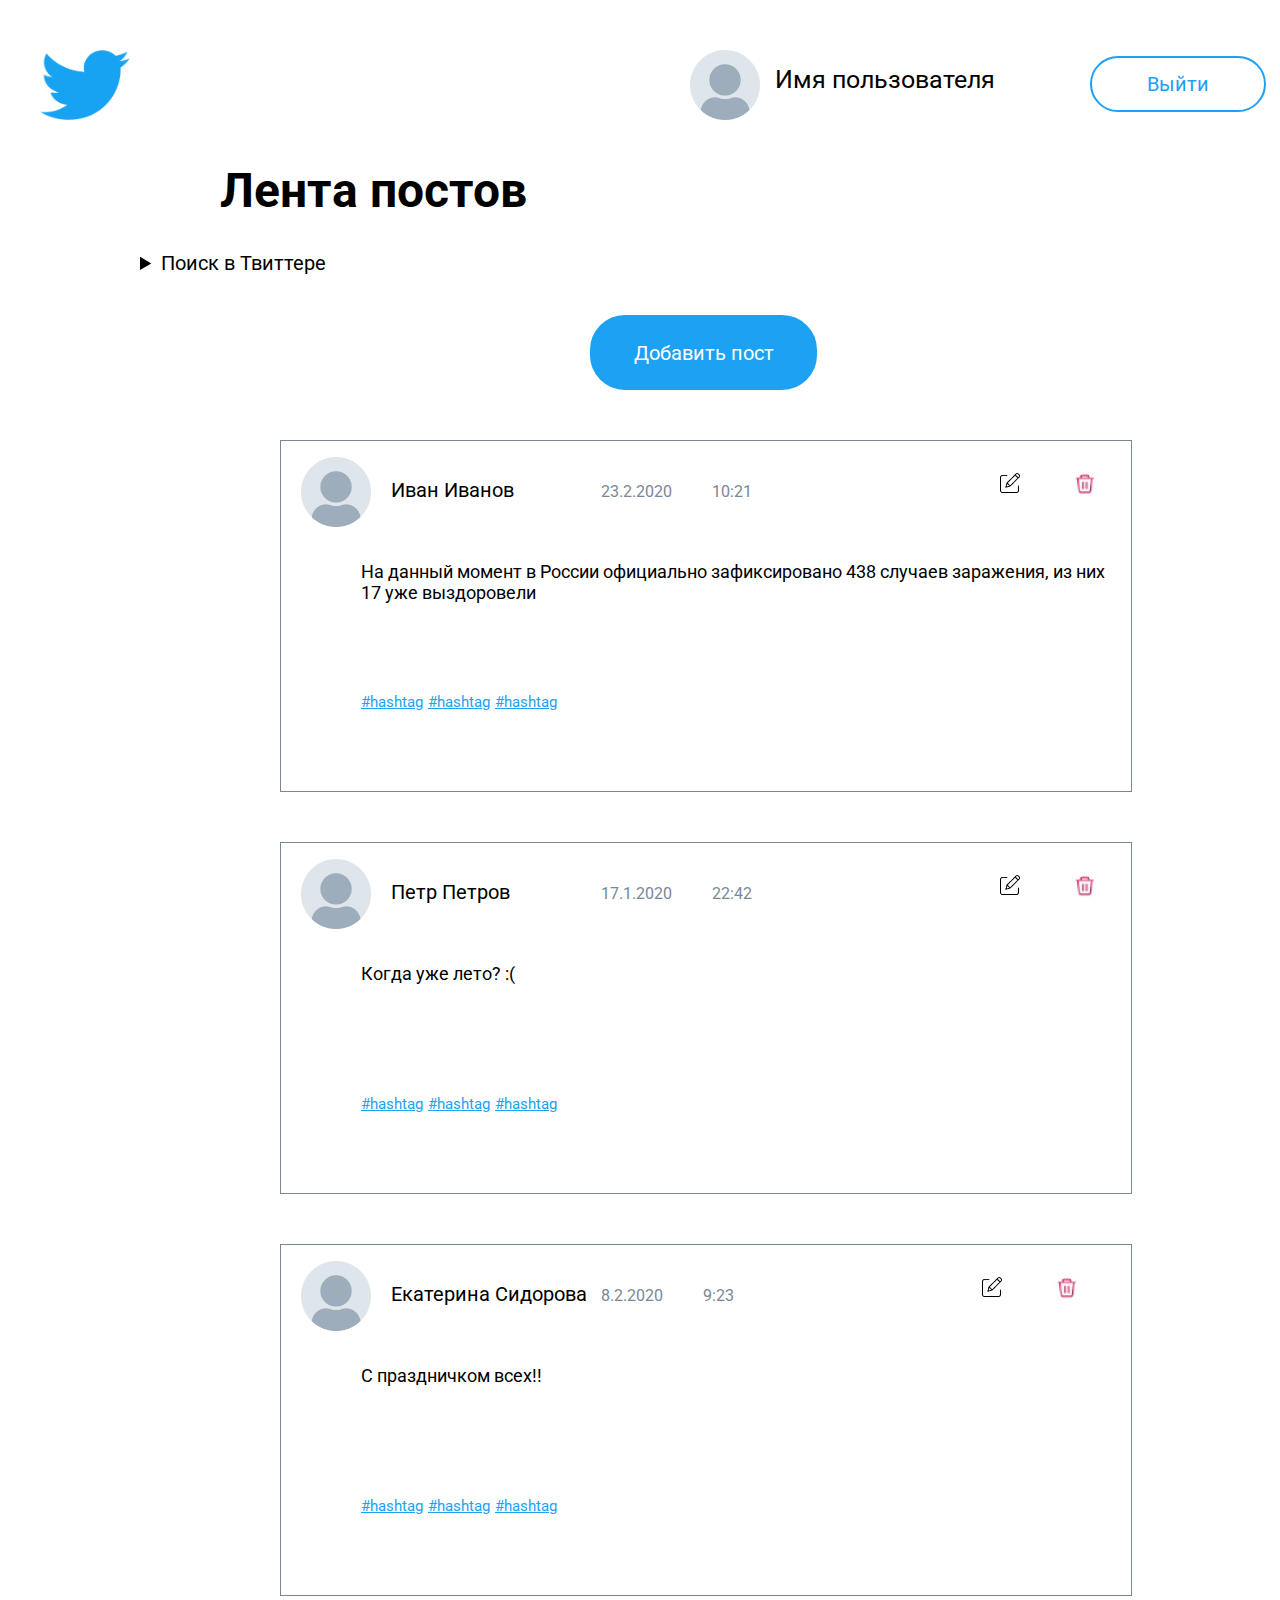
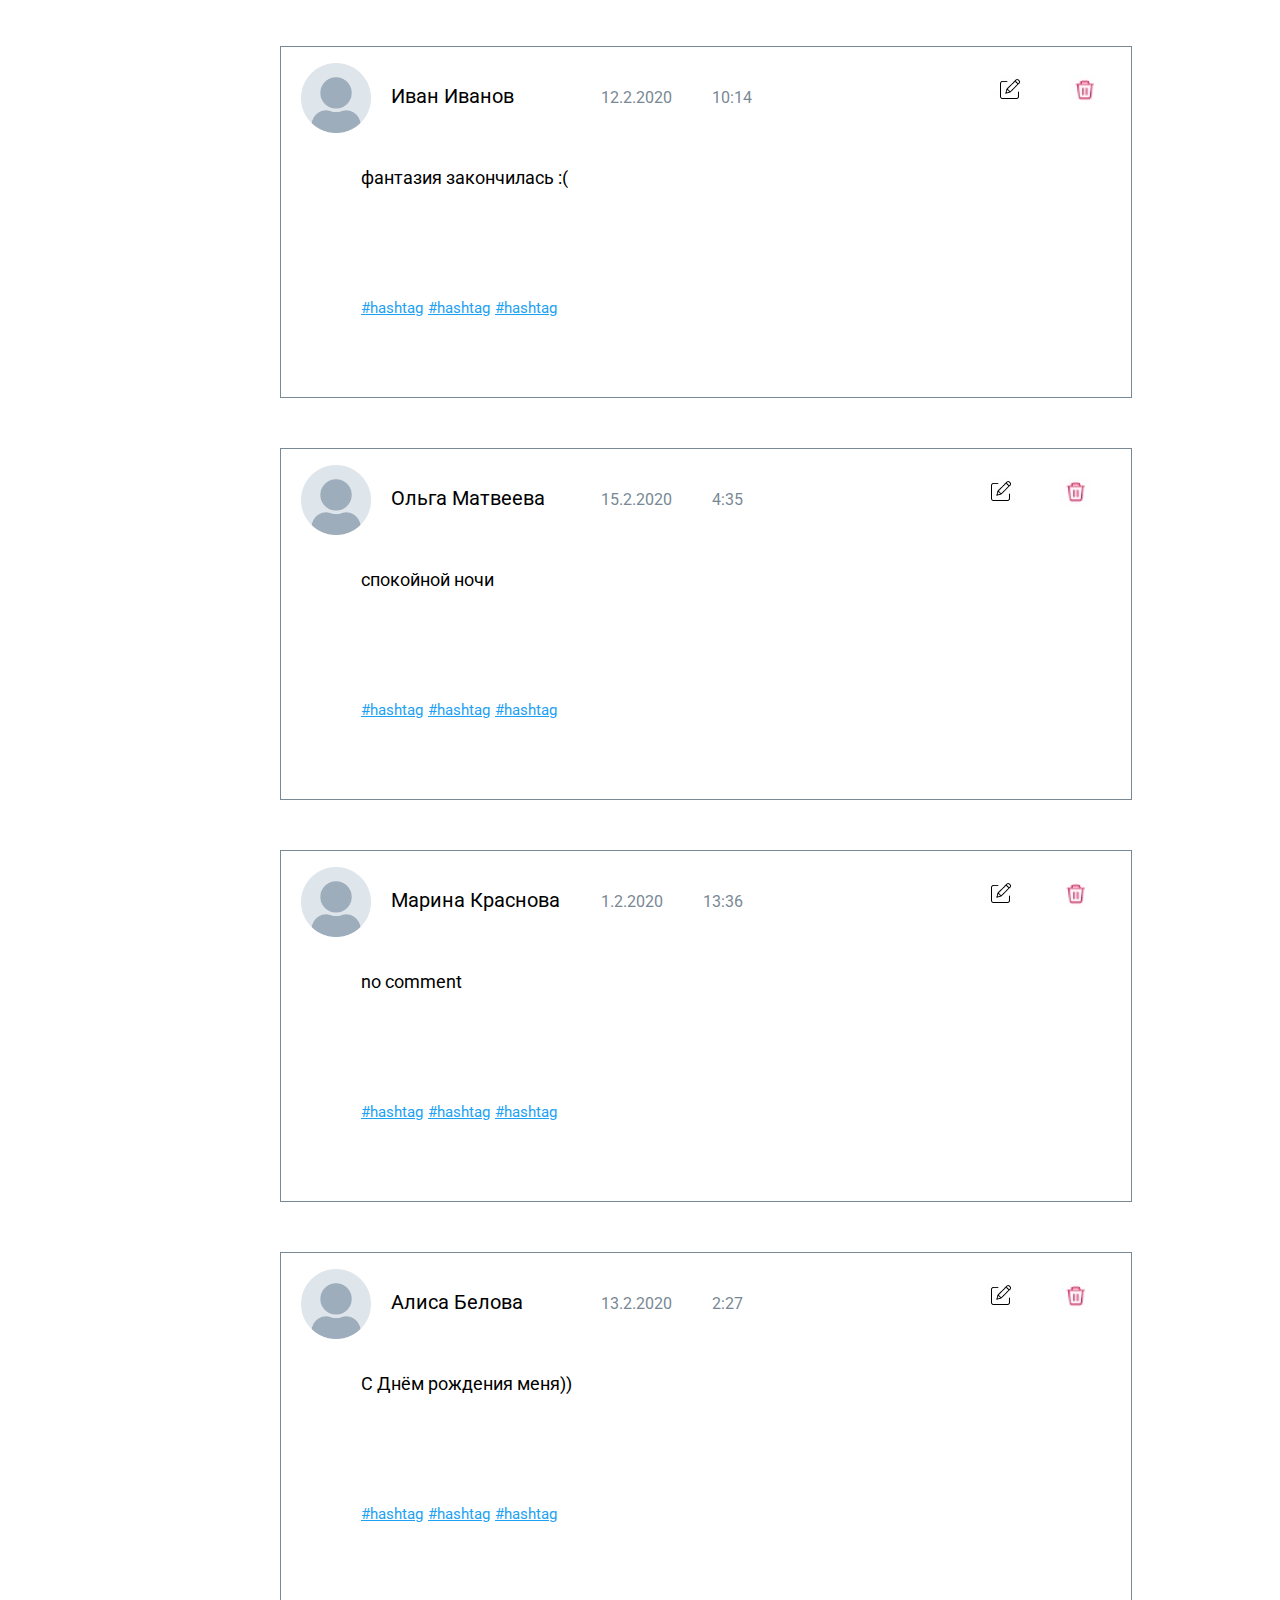
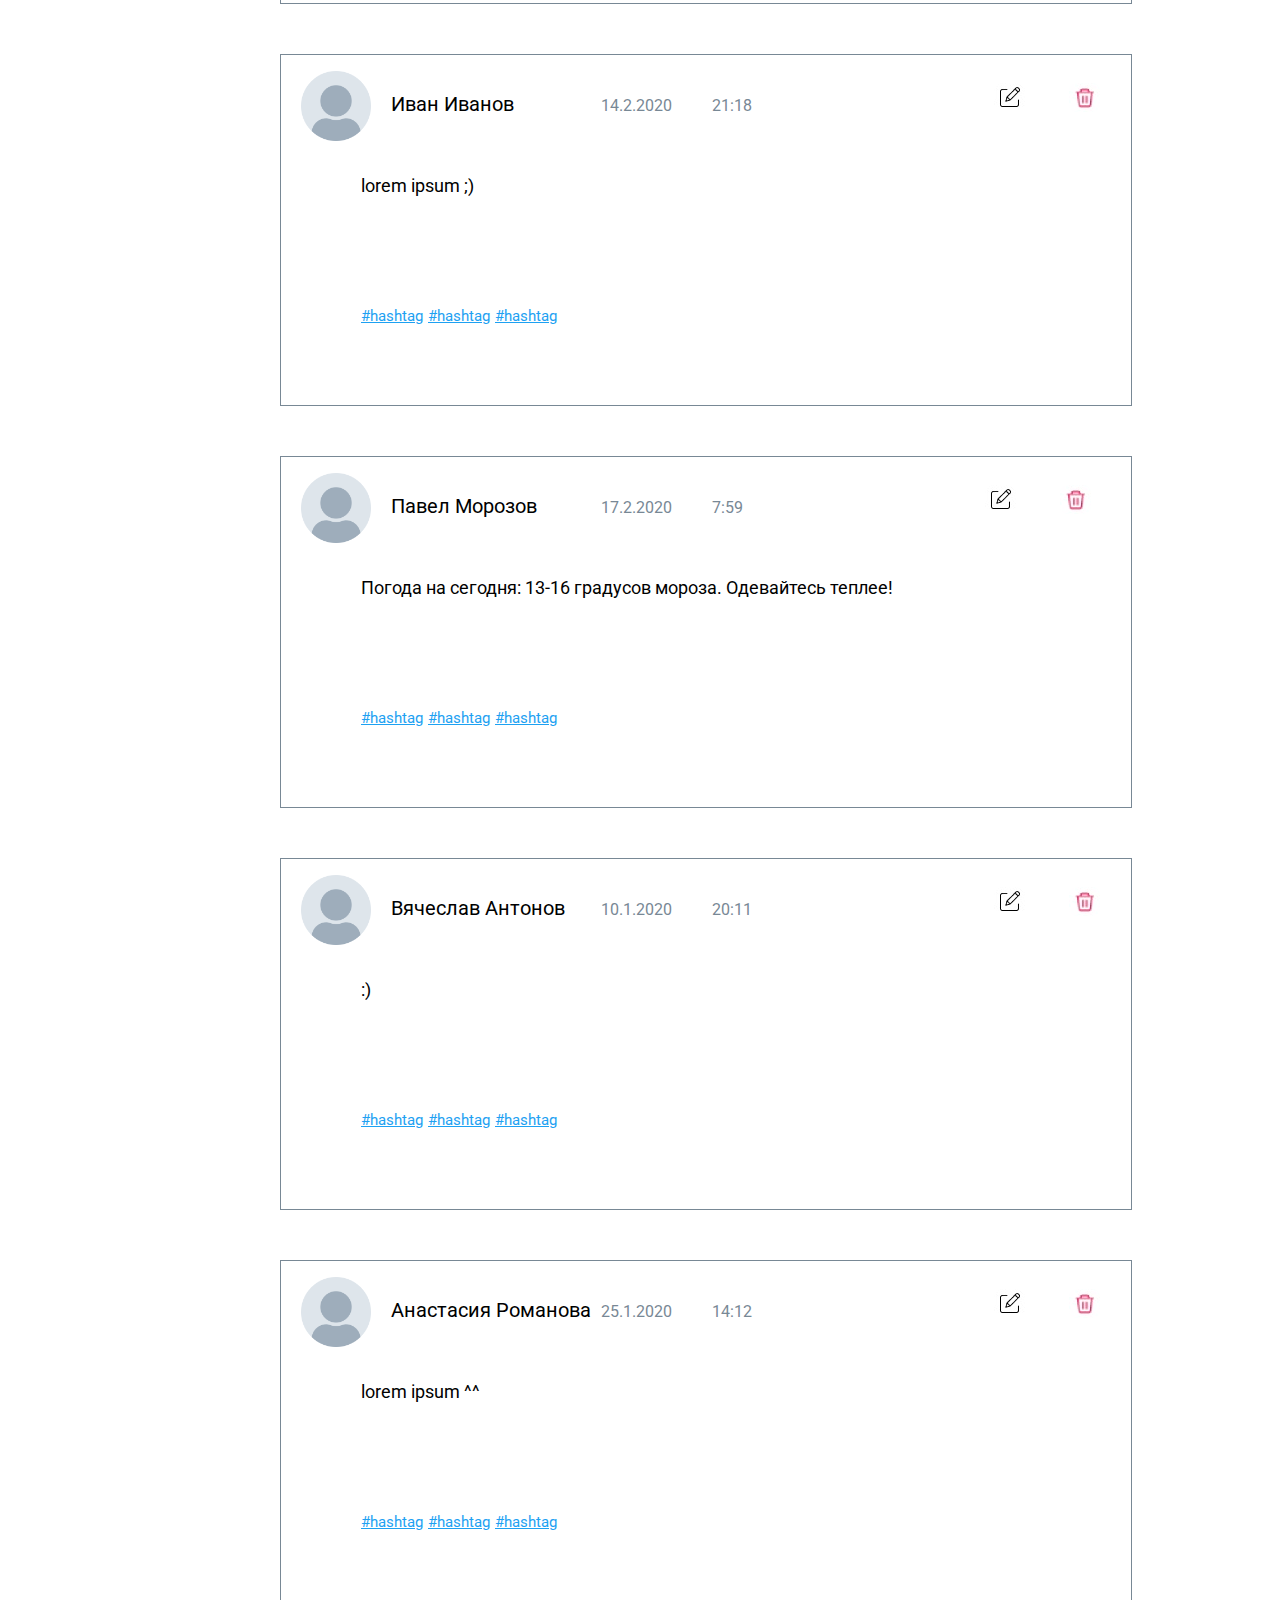
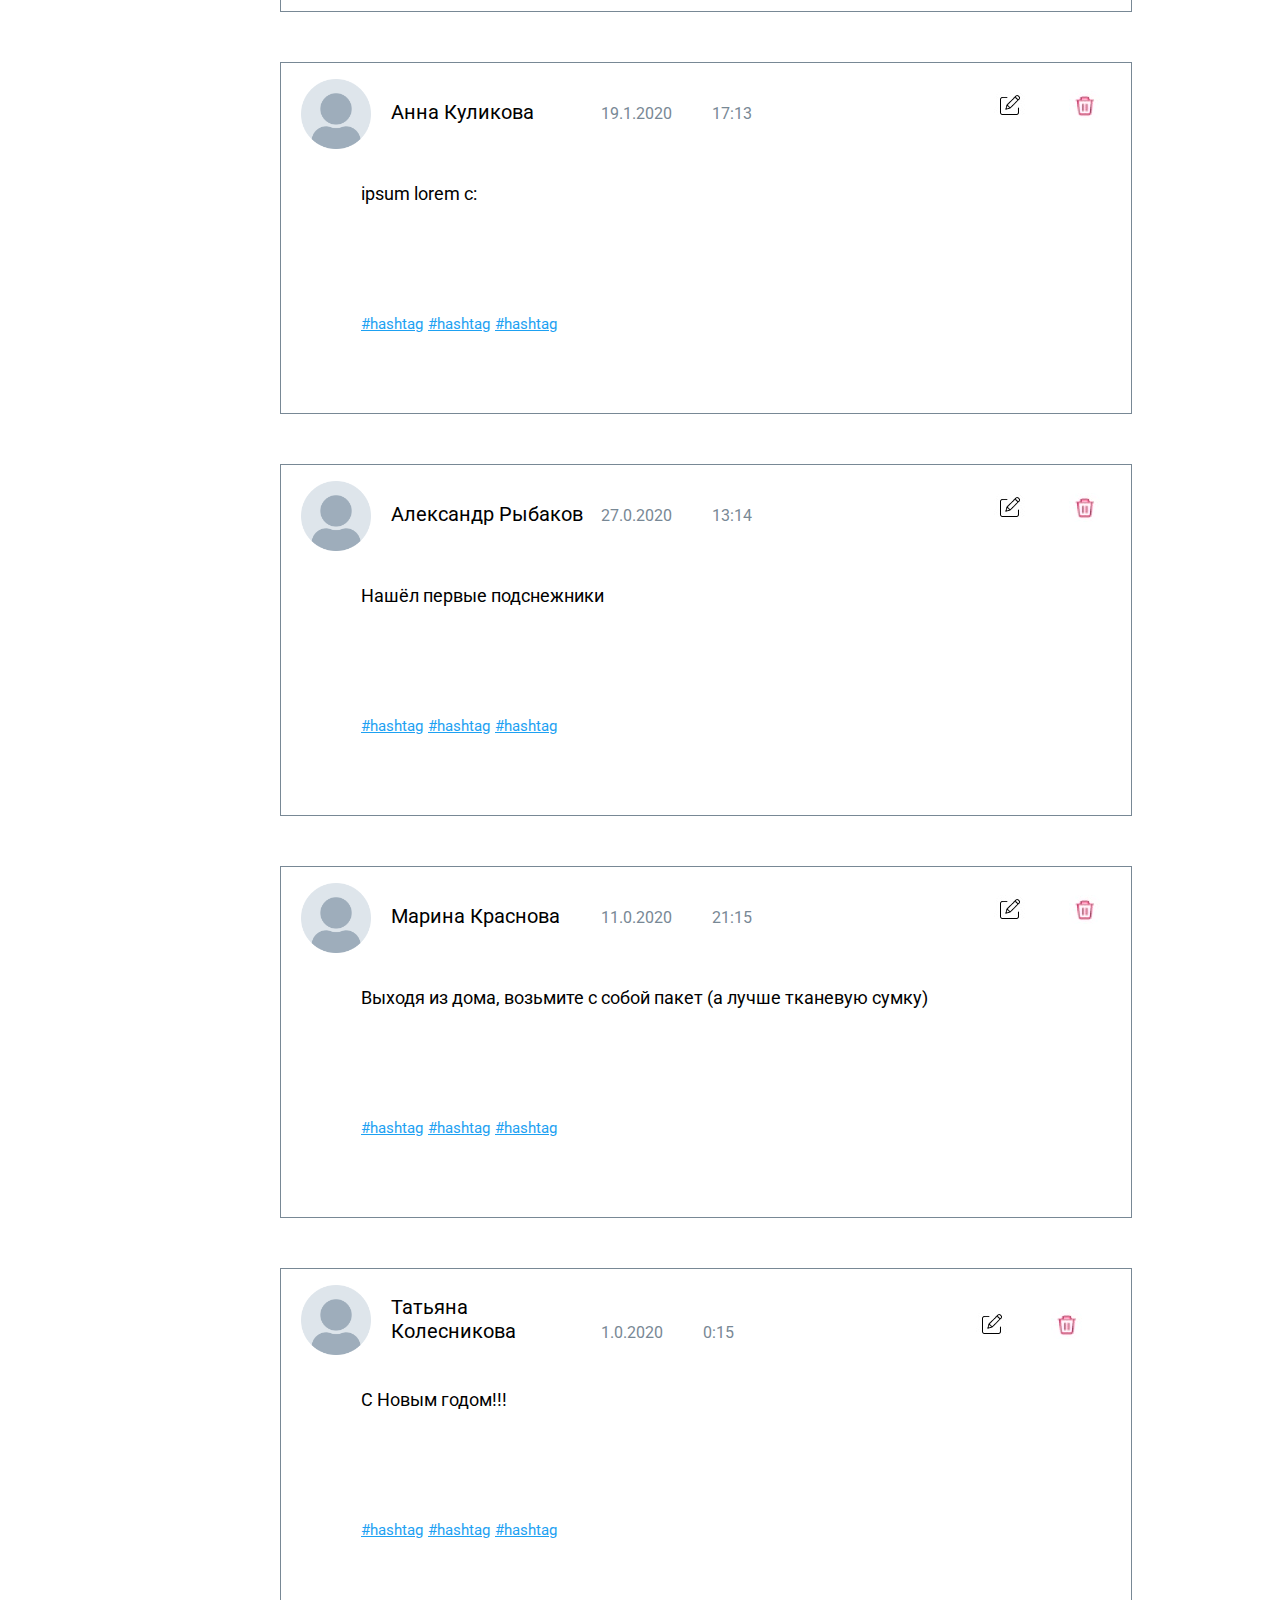
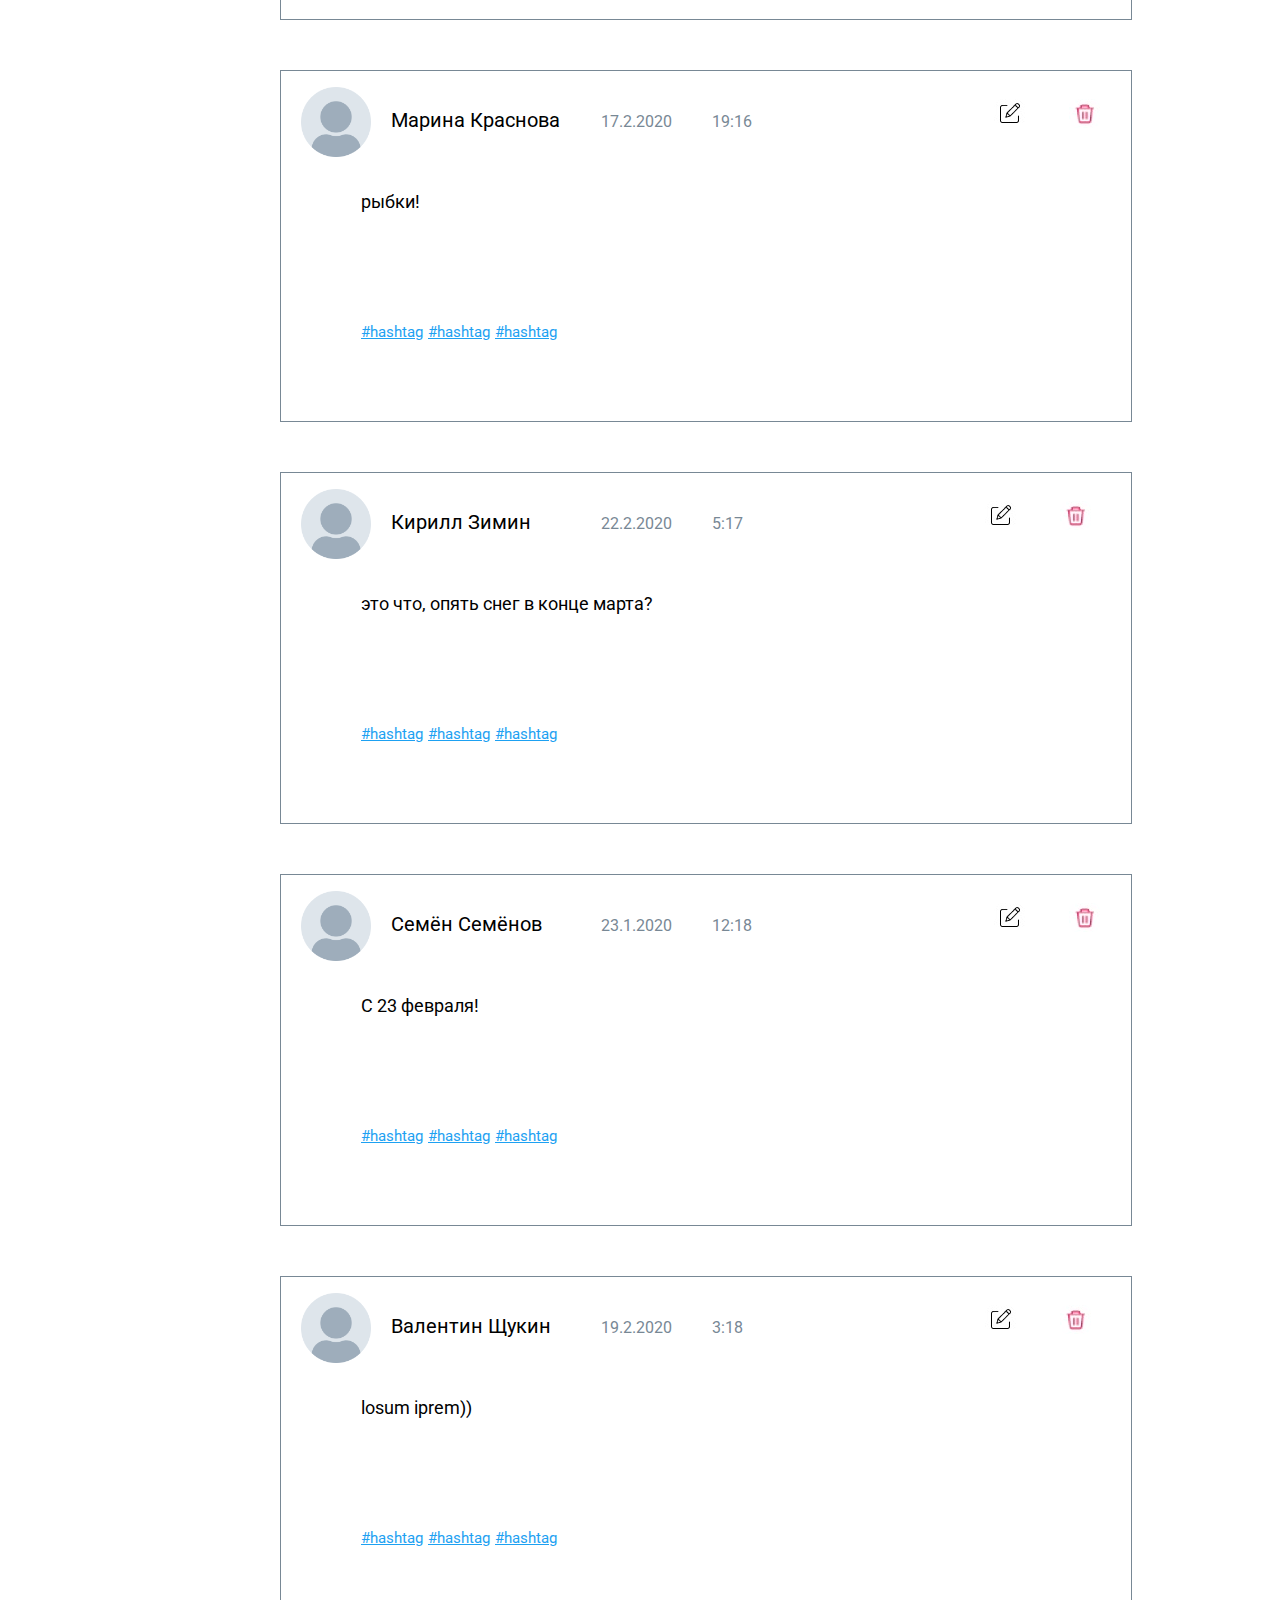
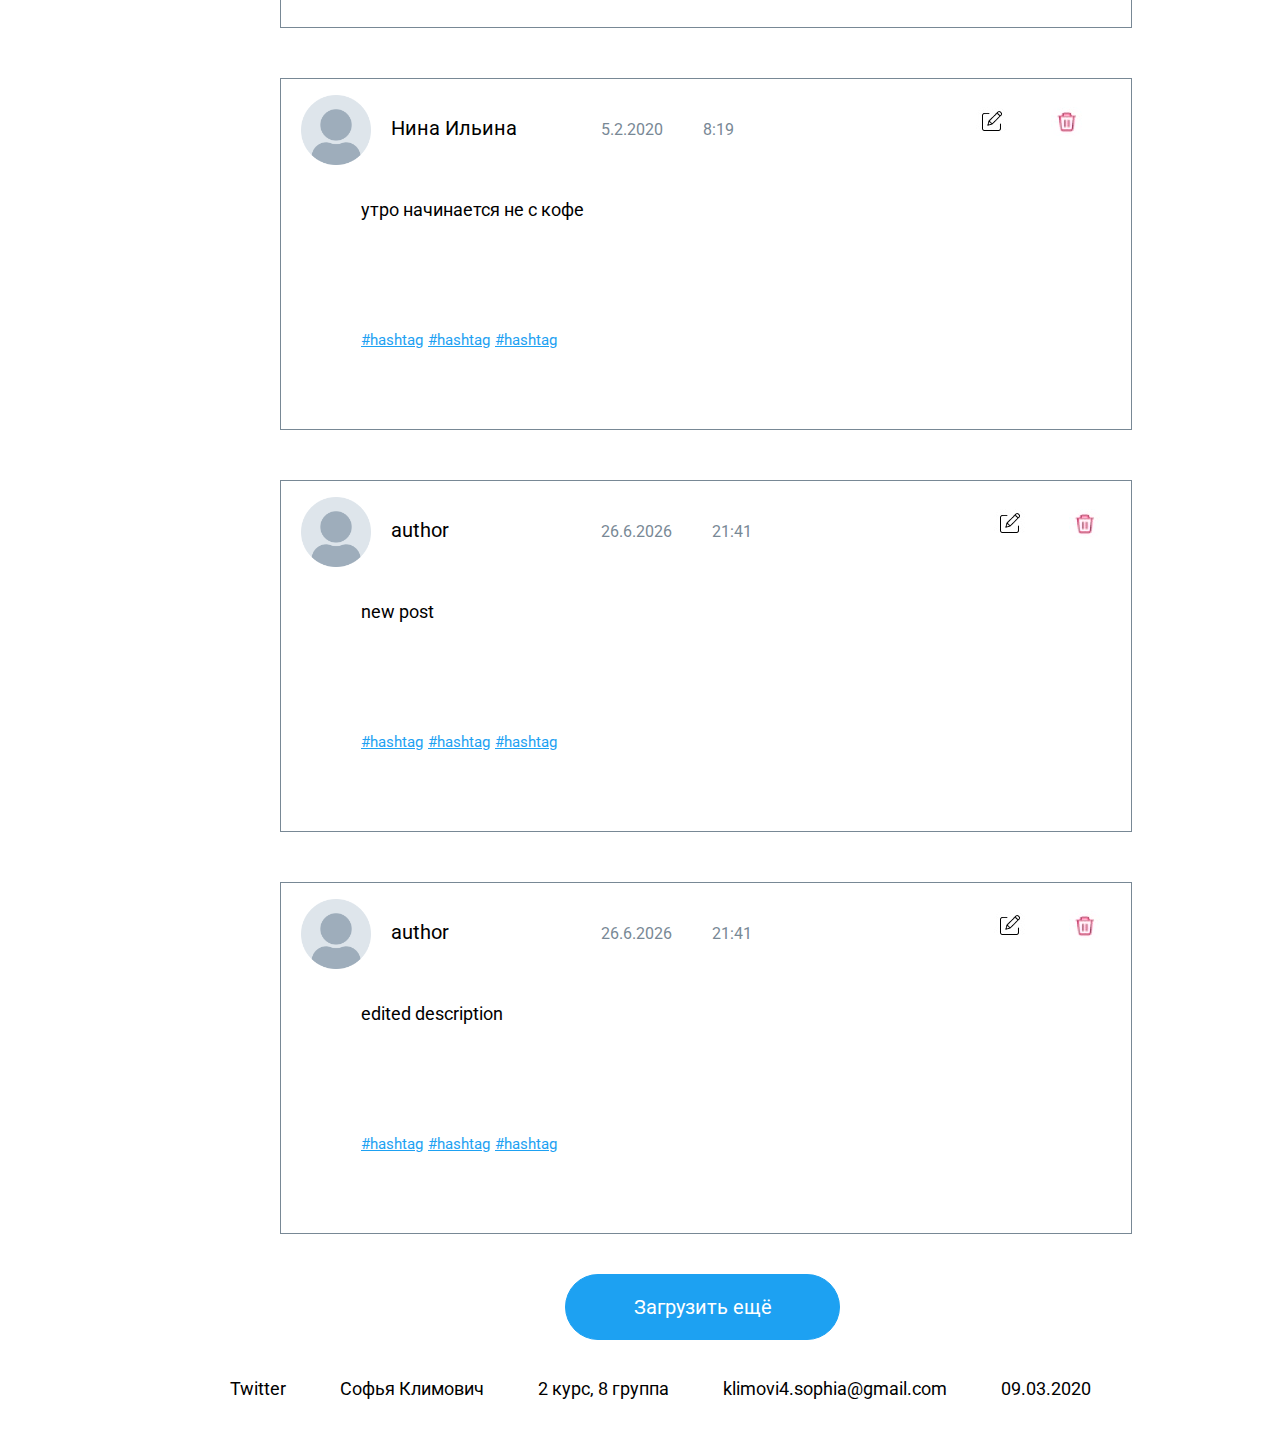
<file: task9/index.html>
<!DOCTYPE html>
<html>

<head>
	<meta name="discription" content="Социальная сеть Твиттер">
	<meta charset="utf8">
	<link href="https://fonts.googleapis.com/css?family=Roboto&display=swap" rel="stylesheet">
	<link href="styles.css" rel="stylesheet" type="text/css">
<title>Лента постов</title>
</head>

<body>

	<header>
		<div class="header1">
			<img src="images/logo.jpg" alt="Twitter logo" class="logo">
			<div class="profile">
				<img src="images/default.png" alt="Default picture" class="default">
				<h2>Имя пользователя</h2>
				<div class="div-btn-exit">
					<button class="btn-exit">Выйти</button>
				</div>
			</div>
		</div>
		<h1>Лента постов</h1>    
 	</header>

 	<main>
 		<ul class="ul-search">
			<li>
				<div width="520">
					<details>
					<summary>
						Поиск в Твиттере
					</summary>
					<ul class="ul-search-two">
					<li>
						<input type="checkbox" id="by-author" name="by-author">
						<label for="by-author">По автору</label>
						<input type="text" id="name" name="name" size="25">
					</li>
					<li>
						<input type="checkbox" id="before-date" name="before-date">
						<label for="before-date">Старше даты</label>
						<input type="date" id="post-date" name="post-date">
					</li>
					<li>
						<input type="checkbox" id="by-hashtag" name="by-hashtag">
						<label for="by-hashtag">По хэштегу</label>
						<input type="text" id="hashtag-search" name="hashtag-search" size="25">
					</li>
					</ul>
					<div>
					<input type="button" onclick="alert(' Поиск...')" value="Найти" class="btn-search">
					</div>
					</details>
				</div>
			</li>
			<li>
			<div  class="div-btn-add"><button class="btn-add">Добавить пост</button></div>
			</li>
		</ul>
 		<div class="div-btn-more-posts"><button class="btn-more-posts">Загрузить ещё</button></div>
 	</main>

	<footer>
	       <ul>
	          <li class="li-footer">Twitter</li>
	          <li class="li-footer">Софья Климович</li>
	          <li class="li-footer">2 курс, 8 группа</li>
	          <li class="li-footer">klimovi4.sophia@gmail.com</li>
	          <li class="li-footer">09.03.2020</li>
	        </ul>
	</footer>
	<script src="posts.js"></script>
	<script src="dom.js"></script>
	<script src="test.js"></script>
</body>
</html>
</file>
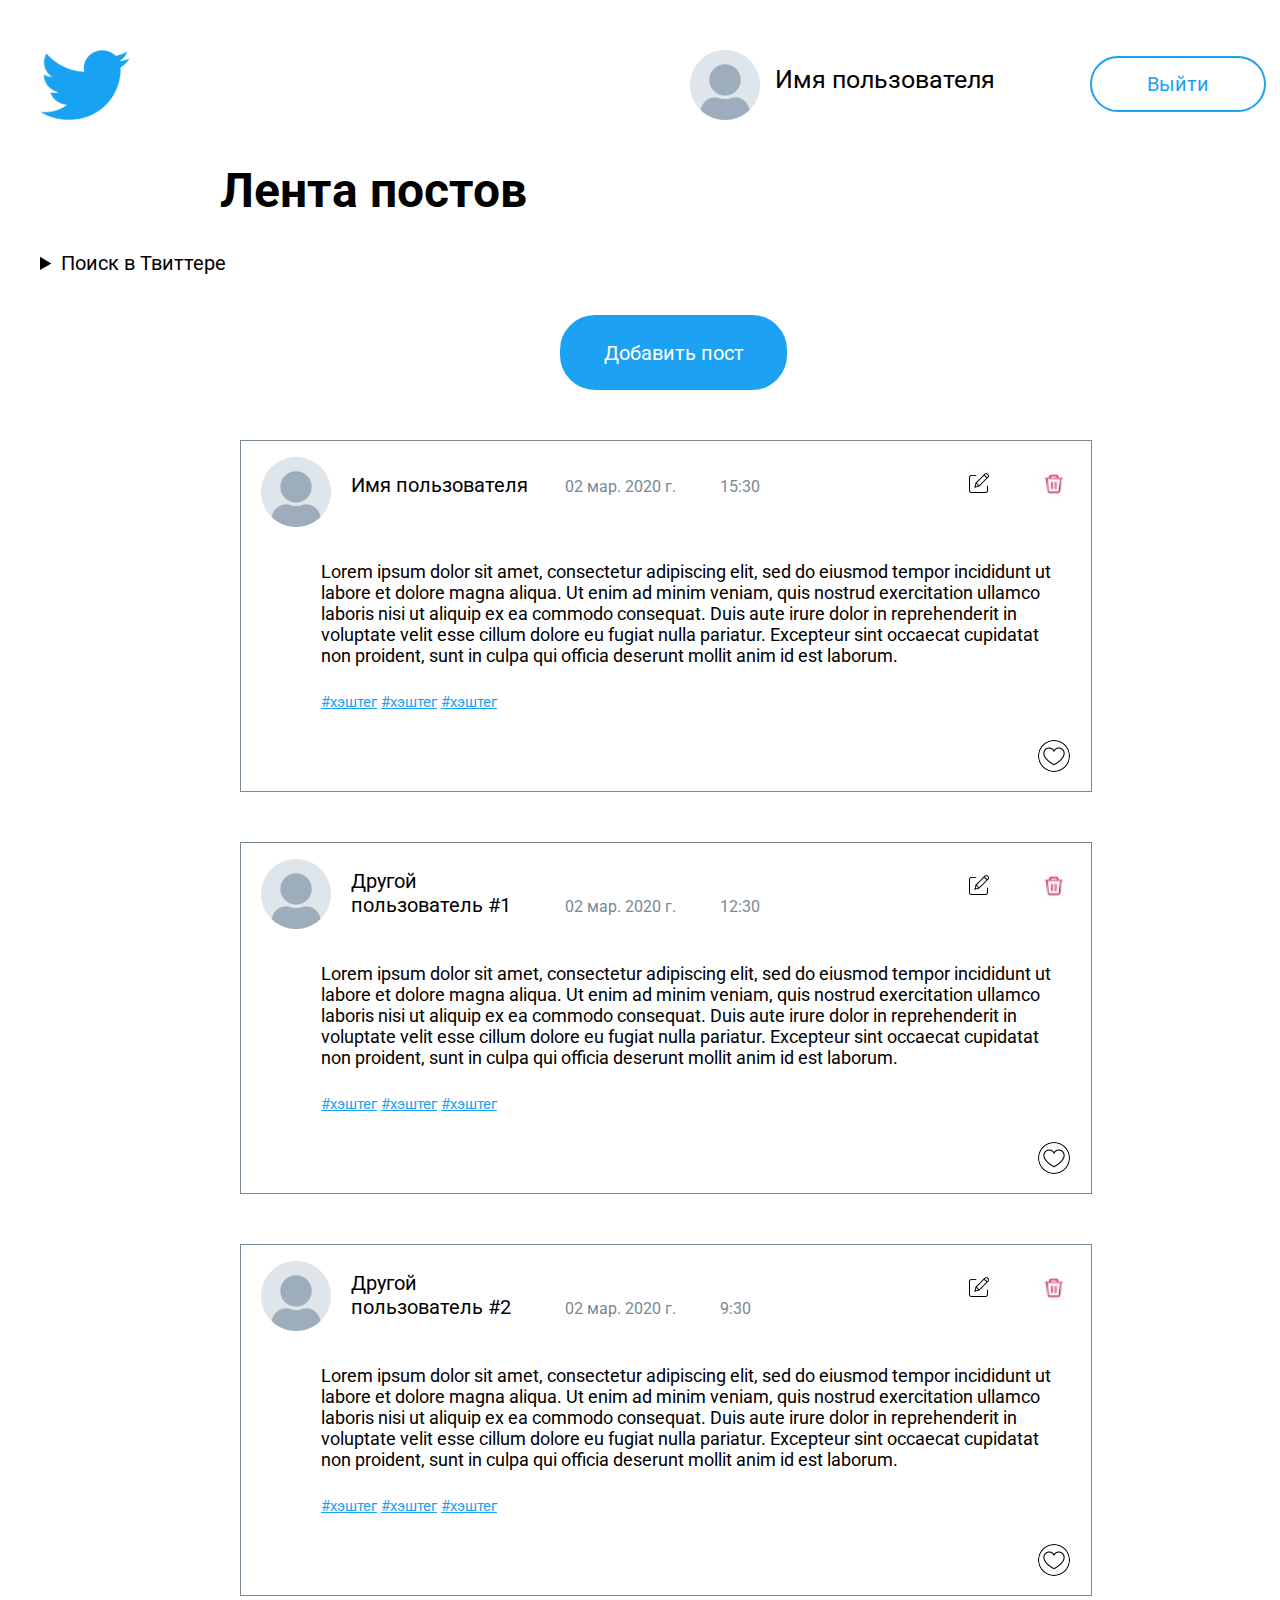
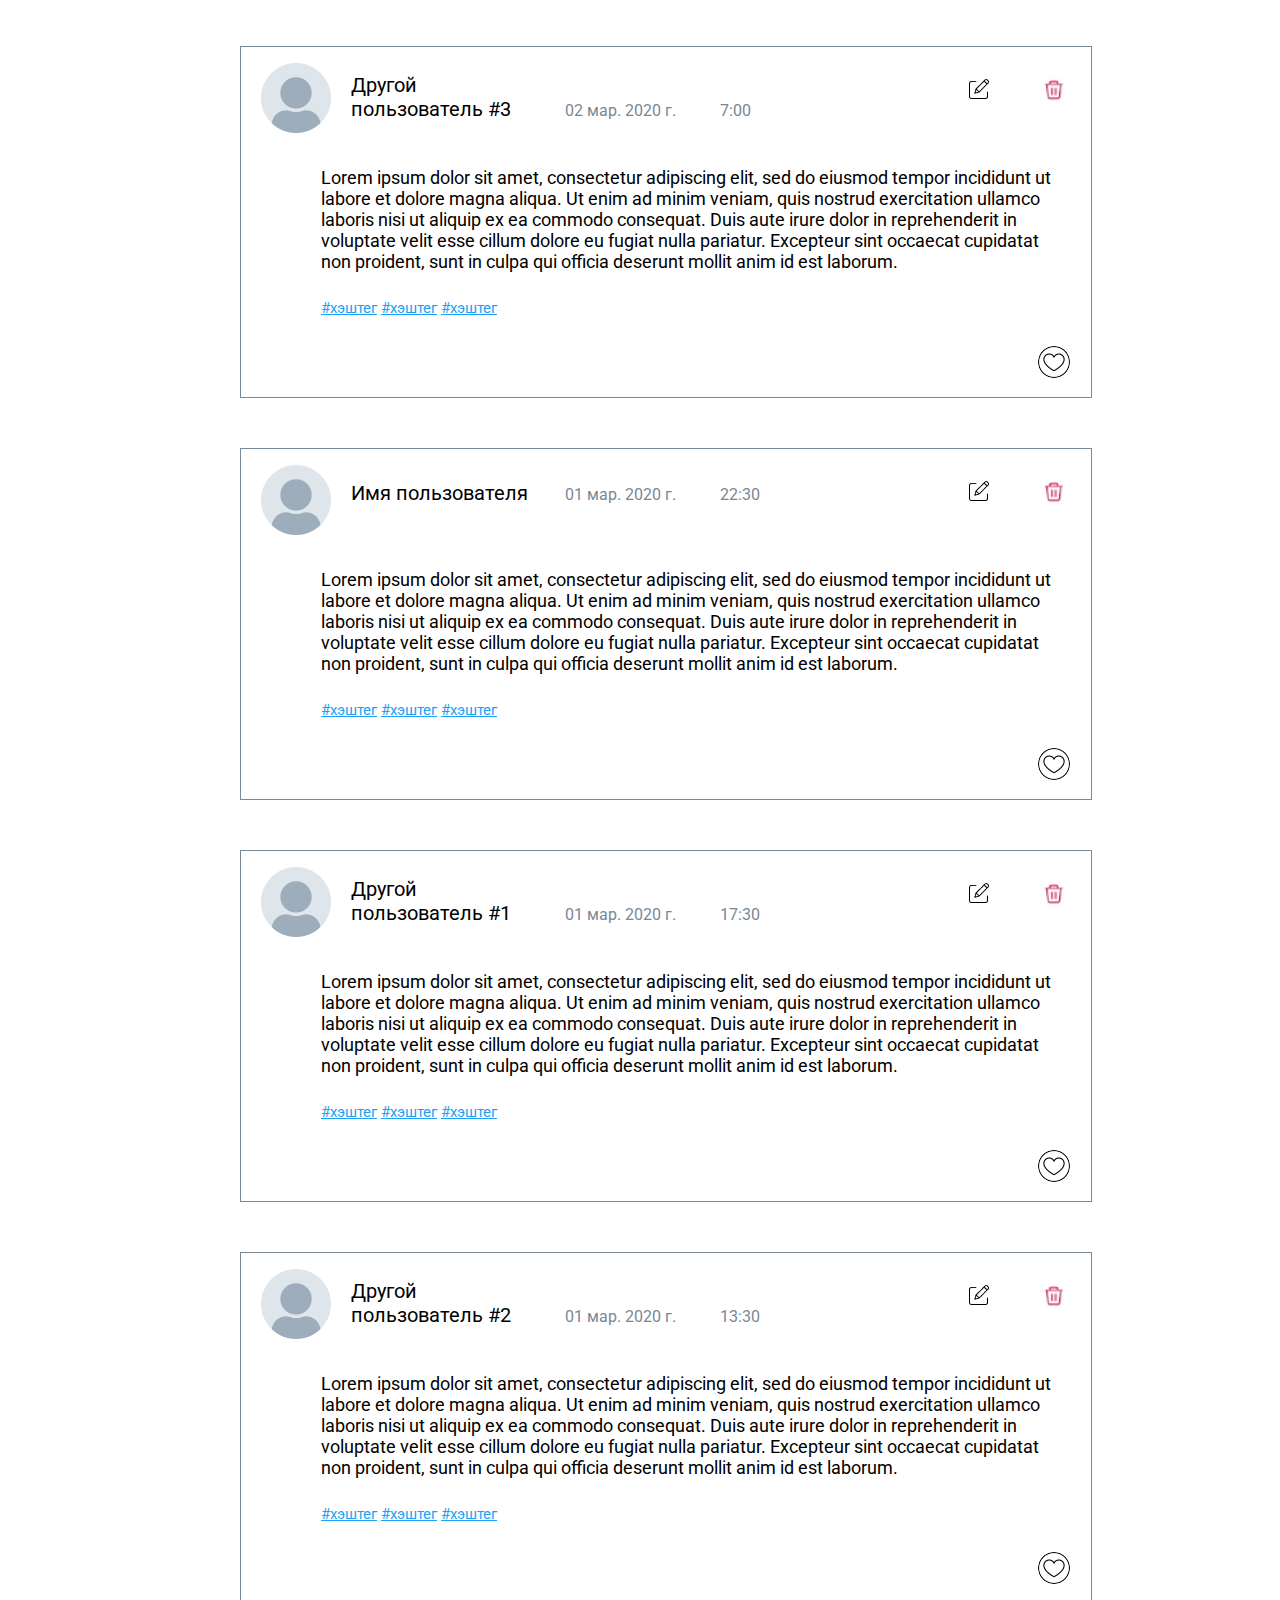
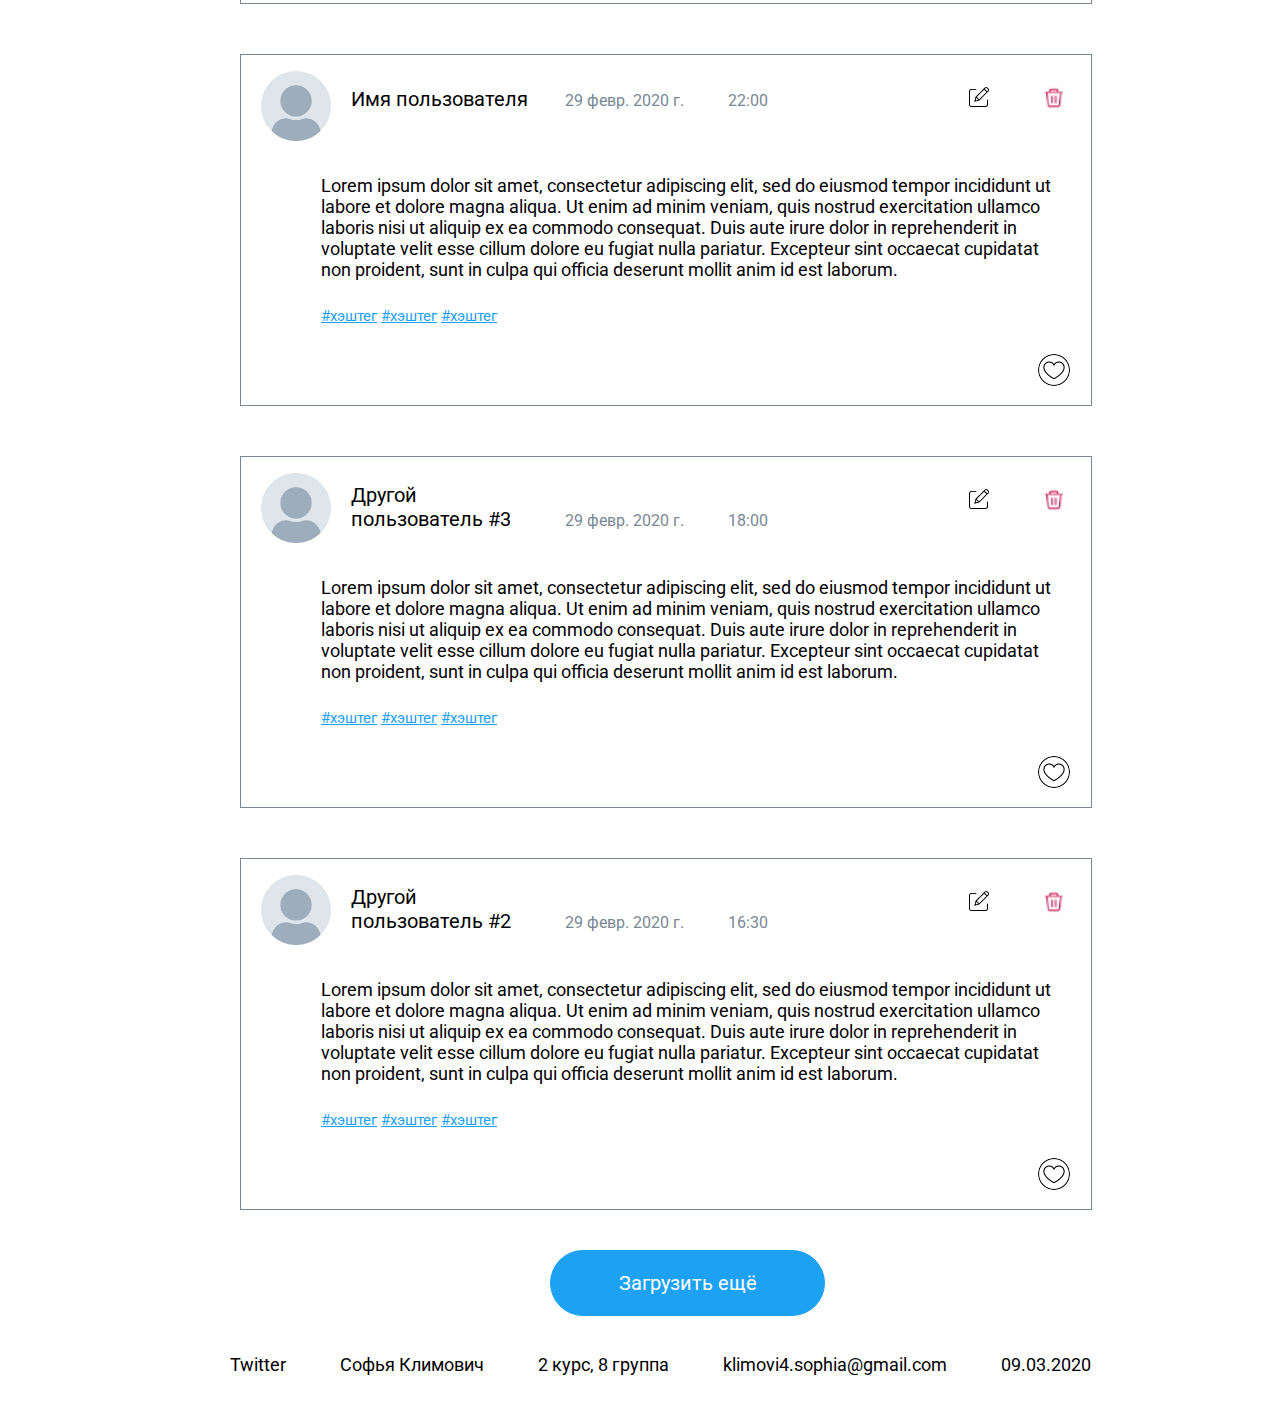
<file: UI/index.html>
<!DOCTYPE html>
<html>
<head>
	<meta name="discription" content="Социальная сеть Твиттер">
	<meta charset="utf8">
	<link href="https://fonts.googleapis.com/css?family=Roboto&display=swap" rel="stylesheet">
	<link href="styles.css" rel="stylesheet" type="text/css">
<title>Лента постов</title>
</head>
<body>

	<header>
		<div class="header1">
			<img src="images/logo.jpg" alt="Twitter logo" class="logo">
			<div class="profile">
				<img src="images/default.png" alt="Default picture" class="default">
				<h2>Имя пользователя</h2>
				<div class="div-btn-exit">
					<button class="btn-exit">Выйти</button>
				</div>
			</div>
		</div>
		<h1>Лента постов</h1>    
 	</header>

 	<main>
 		<ul class="ul-search">
 		<li>
 			<div align="left" width="520">
 				<details>
 				<summary align="left">
					Поиск в Твиттере
				</summary>
			<ul class="ul-search-two">
		<li>
			<input type="checkbox" id="by-author" name="by-author">
			<label for="by-author">По автору</label>
			<input type="text" id="name" name="name" size="25">
		</li>
		<li>
			<input type="checkbox" id="before-date" name="before-date">
			<label for="before-date">Старше даты</label>
			<input type="date" id="post-date" name="post-date">
		</li>

		<li>
			<input type="checkbox" id="by-hashtag" name="by-hashtag">
			<label for="by-hashtag">По хэштегу</label>
			<input type="text" id="hashtag-search" name="hashtag-search" size="25">
		</li>
	        </ul>
	<div>
		<input type="button" onclick="alert(' Поиск...')" value="Найти" class="btn-search">
	</div>

</details>
</li>
<li><div  class="div-btn-add"><button class="btn-add">Добавить пост</button></div></li>
</ul>

 	<section class="users-post">
 		<div class="post-profile">
			<img src="images/default.png" alt="Default picture" class="default-post">
			<ul class = "ul-post-header">
	          <li class="name"><h4>Имя пользователя</h4></li>
	          <li class="li-post">02 мар. 2020 г.</li>
	          <li class="li-post">15:30</li>
	          <li class="li-post-btn">
	          	<button class="btn-delete"></button>
	          </li>
	          <li class="li-post-btn">
	          	<button class="btn-edit"></button>
	          </li>
	        </ul>
	        <div class="text"><h3>Lorem ipsum dolor sit amet, consectetur adipiscing elit, sed do eiusmod tempor incididunt ut labore et dolore magna aliqua. Ut enim ad minim veniam, quis nostrud exercitation ullamco laboris nisi ut aliquip ex ea commodo consequat. Duis aute irure dolor in reprehenderit in voluptate velit esse cillum dolore eu fugiat nulla pariatur. Excepteur sint occaecat cupidatat non proident, sunt in culpa qui officia deserunt mollit anim id est laborum.</h3></div>
	        <div class="hashtags">
	        	<ul class="ul-hashtags">
	        		<li class="li-hashtags"><a href="#">#хэштег</a></li>
	        		<li class="li-hashtags"><a href="#">#хэштег</a></li>
	        		<li class="li-hashtags"><a href="#">#хэштег</a></li>
	        	</ul>
	        </div>
	        <div>
	        	<button class="btn-like"></button>
	        </div>
		</div>
 	</section>

 	<section class="users-post">
 		<div class="post-profile">
			<img src="images/default.png" alt="Default picture" class="default-post">
			<ul class = "ul-post-header">
	          <li class="name"><h4>Другой пользователь #1</h4></li>
	          <li class="li-post">02 мар. 2020 г.</li>
	          <li class="li-post">12:30</li>
	          <li class="li-post-btn">
	          	<button class="btn-delete"></button>
	          </li>
	          <li class="li-post-btn">
	          	<button class="btn-edit"></button>
	          </li>
	        </ul>
	        <div class="text"><h3>Lorem ipsum dolor sit amet, consectetur adipiscing elit, sed do eiusmod tempor incididunt ut labore et dolore magna aliqua. Ut enim ad minim veniam, quis nostrud exercitation ullamco laboris nisi ut aliquip ex ea commodo consequat. Duis aute irure dolor in reprehenderit in voluptate velit esse cillum dolore eu fugiat nulla pariatur. Excepteur sint occaecat cupidatat non proident, sunt in culpa qui officia deserunt mollit anim id est laborum.</h3></div>
	        <div class="hashtags">
	        	<ul class="ul-hashtags">
	        		<li class="li-hashtags"><a href="#">#хэштег</a></li>
	        		<li class="li-hashtags"><a href="#">#хэштег</a></li>
	        		<li class="li-hashtags"><a href="#">#хэштег</a></li>
	        	</ul>
	        </div>
	        <div>
	        	<button class="btn-like"></button>
	        </div>
		</div>
 	</section>

 	<section class="users-post">
 		<div class="post-profile">
			<img src="images/default.png" alt="Default picture" class="default-post">
			<ul class = "ul-post-header">
	          <li class="name"><h4>Другой пользователь #2</h4></li>
	          <li class="li-post">02 мар. 2020 г.</li>
	          <li class="li-post">9:30</li>
	          <li class="li-post-btn">
	          	<button class="btn-delete"></button>
	          </li>
	          <li class="li-post-btn">
	          	<button class="btn-edit"></button>
	          </li>
	        </ul>
	        <div class="text"><h3>Lorem ipsum dolor sit amet, consectetur adipiscing elit, sed do eiusmod tempor incididunt ut labore et dolore magna aliqua. Ut enim ad minim veniam, quis nostrud exercitation ullamco laboris nisi ut aliquip ex ea commodo consequat. Duis aute irure dolor in reprehenderit in voluptate velit esse cillum dolore eu fugiat nulla pariatur. Excepteur sint occaecat cupidatat non proident, sunt in culpa qui officia deserunt mollit anim id est laborum.</h3></div>
	        <div class="hashtags">
	        	<ul class="ul-hashtags">
	        		<li class="li-hashtags"><a href="#">#хэштег</a></li>
	        		<li class="li-hashtags"><a href="#">#хэштег</a></li>
	        		<li class="li-hashtags"><a href="#">#хэштег</a></li>
	        	</ul>
	        </div>
	        <div>
	        	<button class="btn-like"></button>
	        </div>
		</div>
 	</section>

 	<section class="users-post">
 		<div class="post-profile">
			<img src="images/default.png" alt="Default picture" class="default-post">
			<ul class = "ul-post-header">
	          <li class="name"><h4>Другой пользователь #3</h4></li>
	          <li class="li-post">02 мар. 2020 г.</li>
	          <li class="li-post">7:00</li>
	          <li class="li-post-btn">
	          	<button class="btn-delete"></button>
	          </li>
	          <li class="li-post-btn">
	          	<button class="btn-edit"></button>
	          </li>
	        </ul>
	        <div class="text"><h3>Lorem ipsum dolor sit amet, consectetur adipiscing elit, sed do eiusmod tempor incididunt ut labore et dolore magna aliqua. Ut enim ad minim veniam, quis nostrud exercitation ullamco laboris nisi ut aliquip ex ea commodo consequat. Duis aute irure dolor in reprehenderit in voluptate velit esse cillum dolore eu fugiat nulla pariatur. Excepteur sint occaecat cupidatat non proident, sunt in culpa qui officia deserunt mollit anim id est laborum.</h3></div>
	        <div class="hashtags">
	        	<ul class="ul-hashtags">
	        		<li class="li-hashtags"><a href="#">#хэштег</a></li>
	        		<li class="li-hashtags"><a href="#">#хэштег</a></li>
	        		<li class="li-hashtags"><a href="#">#хэштег</a></li>
	        	</ul>
	        </div>
	        <div>
	        	<button class="btn-like"></button>
	        </div>
		</div>
 	</section>

 	<section class="users-post">
 		<div class="post-profile">
			<img src="images/default.png" alt="Default picture" class="default-post">
			<ul class = "ul-post-header">
	          <li class="name"><h4>Имя пользователя</h4></li>
	          <li class="li-post">01 мар. 2020 г.</li>
	          <li class="li-post">22:30</li>
	          <li class="li-post-btn">
	          	<button class="btn-delete"></button>
	          </li>
	          <li class="li-post-btn">
	          	<button class="btn-edit"></button>
	          </li>
	        </ul>
	        <div class="text"><h3>Lorem ipsum dolor sit amet, consectetur adipiscing elit, sed do eiusmod tempor incididunt ut labore et dolore magna aliqua. Ut enim ad minim veniam, quis nostrud exercitation ullamco laboris nisi ut aliquip ex ea commodo consequat. Duis aute irure dolor in reprehenderit in voluptate velit esse cillum dolore eu fugiat nulla pariatur. Excepteur sint occaecat cupidatat non proident, sunt in culpa qui officia deserunt mollit anim id est laborum.</h3></div>
	        <div class="hashtags">
	        	<ul class="ul-hashtags">
	        		<li class="li-hashtags"><a href="#">#хэштег</a></li>
	        		<li class="li-hashtags"><a href="#">#хэштег</a></li>
	        		<li class="li-hashtags"><a href="#">#хэштег</a></li>
	        	</ul>
	        </div>
	        <div>
	        	<button class="btn-like"></button>
	        </div>
		</div>
 	</section>

 	<section class="users-post">
 		<div class="post-profile">
			<img src="images/default.png" alt="Default picture" class="default-post">
			<ul class = "ul-post-header">
	          <li class="name"><h4>Другой пользователь #1</h4></li>
	          <li class="li-post">01 мар. 2020 г.</li>
	          <li class="li-post">17:30</li>
	          <li class="li-post-btn">
	          	<button class="btn-delete"></button>
	          </li>
	          <li class="li-post-btn">
	          	<button class="btn-edit"></button>
	          </li>
	        </ul>
	        <div class="text"><h3>Lorem ipsum dolor sit amet, consectetur adipiscing elit, sed do eiusmod tempor incididunt ut labore et dolore magna aliqua. Ut enim ad minim veniam, quis nostrud exercitation ullamco laboris nisi ut aliquip ex ea commodo consequat. Duis aute irure dolor in reprehenderit in voluptate velit esse cillum dolore eu fugiat nulla pariatur. Excepteur sint occaecat cupidatat non proident, sunt in culpa qui officia deserunt mollit anim id est laborum.</h3></div>
	        <div class="hashtags">
	        	<ul class="ul-hashtags">
	        		<li class="li-hashtags"><a href="#">#хэштег</a></li>
	        		<li class="li-hashtags"><a href="#">#хэштег</a></li>
	        		<li class="li-hashtags"><a href="#">#хэштег</a></li>
	        	</ul>
	        </div>
	        <div>
	        	<button class="btn-like"></button>
	        </div>
		</div>
 	</section>

 	<section class="users-post">
 		<div class="post-profile">
			<img src="images/default.png" alt="Default picture" class="default-post">
			<ul class = "ul-post-header">
	          <li class="name"><h4>Другой пользователь #2</h4></li>
	          <li class="li-post">01 мар. 2020 г.</li>
	          <li class="li-post">13:30</li>
	          <li class="li-post-btn">
	          	<button class="btn-delete"></button>
	          </li>
	          <li class="li-post-btn">
	          	<button class="btn-edit"></button>
	          </li>
	        </ul>
	        <div class="text"><h3>Lorem ipsum dolor sit amet, consectetur adipiscing elit, sed do eiusmod tempor incididunt ut labore et dolore magna aliqua. Ut enim ad minim veniam, quis nostrud exercitation ullamco laboris nisi ut aliquip ex ea commodo consequat. Duis aute irure dolor in reprehenderit in voluptate velit esse cillum dolore eu fugiat nulla pariatur. Excepteur sint occaecat cupidatat non proident, sunt in culpa qui officia deserunt mollit anim id est laborum.</h3></div>
	        <div class="hashtags">
	        	<ul class="ul-hashtags">
	        		<li class="li-hashtags"><a href="#">#хэштег</a></li>
	        		<li class="li-hashtags"><a href="#">#хэштег</a></li>
	        		<li class="li-hashtags"><a href="#">#хэштег</a></li>
	        	</ul>
	        </div>
	        <div>
	        	<button class="btn-like"></button>
	        </div>
		</div>
 	</section>

 	<section class="users-post">
 		<div class="post-profile">
			<img src="images/default.png" alt="Default picture" class="default-post">
			<ul class = "ul-post-header">
	          <li class="name"><h4>Имя пользователя</h4></li>
	          <li class="li-post">29 февр. 2020 г.</li>
	          <li class="li-post">22:00</li>
	          <li class="li-post-btn">
	          	<button class="btn-delete"></button>
	          </li>
	          <li class="li-post-btn">
	          	<button class="btn-edit"></button>
	          </li>
	        </ul>
	        <div class="text"><h3>Lorem ipsum dolor sit amet, consectetur adipiscing elit, sed do eiusmod tempor incididunt ut labore et dolore magna aliqua. Ut enim ad minim veniam, quis nostrud exercitation ullamco laboris nisi ut aliquip ex ea commodo consequat. Duis aute irure dolor in reprehenderit in voluptate velit esse cillum dolore eu fugiat nulla pariatur. Excepteur sint occaecat cupidatat non proident, sunt in culpa qui officia deserunt mollit anim id est laborum.</h3></div>
	        <div class="hashtags">
	        	<ul class="ul-hashtags">
	        		<li class="li-hashtags"><a href="#">#хэштег</a></li>
	        		<li class="li-hashtags"><a href="#">#хэштег</a></li>
	        		<li class="li-hashtags"><a href="#">#хэштег</a></li>
	        	</ul>
	        </div>
	        <div>
	        	<button class="btn-like"></button>
	        </div>
		</div>
 	</section>

 	<section class="users-post">
 		<div class="post-profile">
			<img src="images/default.png" alt="Default picture" class="default-post">
			<ul class = "ul-post-header">
	          <li class="name"><h4>Другой пользователь #3</h4></li>
	          <li class="li-post">29 февр. 2020 г.</li>
	          <li class="li-post">18:00</li>
	          <li class="li-post-btn">
	          	<button class="btn-delete"></button>
	          </li>
	          <li class="li-post-btn">
	          	<button class="btn-edit"></button>
	          </li>
	        </ul>
	        <div class="text"><h3>Lorem ipsum dolor sit amet, consectetur adipiscing elit, sed do eiusmod tempor incididunt ut labore et dolore magna aliqua. Ut enim ad minim veniam, quis nostrud exercitation ullamco laboris nisi ut aliquip ex ea commodo consequat. Duis aute irure dolor in reprehenderit in voluptate velit esse cillum dolore eu fugiat nulla pariatur. Excepteur sint occaecat cupidatat non proident, sunt in culpa qui officia deserunt mollit anim id est laborum.</h3></div>
	        <div class="hashtags">
	        	<ul class="ul-hashtags">
	        		<li class="li-hashtags"><a href="#">#хэштег</a></li>
	        		<li class="li-hashtags"><a href="#">#хэштег</a></li>
	        		<li class="li-hashtags"><a href="#">#хэштег</a></li>
	        	</ul>
	        </div>
	        <div>
	        	<button class="btn-like"></button>
	        </div>
		</div>
 	</section>

 	<section class="users-post">
 		<div class="post-profile">
			<img src="images/default.png" alt="Default picture" class="default-post">
			<ul class = "ul-post-header">
	          <li class="name"><h4>Другой пользователь #2</h4></li>
	          <li class="li-post">29 февр. 2020 г.</li>
	          <li class="li-post">16:30</li>
	          <li class="li-post-btn">
	          	<button class="btn-delete"></button>
	          </li>
	          <li class="li-post-btn">
	          	<button class="btn-edit"></button>
	          </li>
	        </ul>
	        <div class="text"><h3>Lorem ipsum dolor sit amet, consectetur adipiscing elit, sed do eiusmod tempor incididunt ut labore et dolore magna aliqua. Ut enim ad minim veniam, quis nostrud exercitation ullamco laboris nisi ut aliquip ex ea commodo consequat. Duis aute irure dolor in reprehenderit in voluptate velit esse cillum dolore eu fugiat nulla pariatur. Excepteur sint occaecat cupidatat non proident, sunt in culpa qui officia deserunt mollit anim id est laborum.</h3></div>
	        <div class="hashtags">
	        	<ul class="ul-hashtags">
	        		<li class="li-hashtags"><a href="#">#хэштег</a></li>
	        		<li class="li-hashtags"><a href="#">#хэштег</a></li>
	        		<li class="li-hashtags"><a href="#">#хэштег</a></li>
	        	</ul>
	        </div>
	        <div>
	        	<button class="btn-like"></button>
	        </div>
		</div>
 	</section>

 	<div class="div-btn-more-posts"><button class="btn-more-posts">Загрузить ещё</button></div>

 	</main>

	<footer>
	       <ul>
	          <li class="li-footer">Twitter</li>
	          <li class="li-footer">Софья Климович</li>
	          <li class="li-footer">2 курс, 8 группа</li>
	          <li class="li-footer">klimovi4.sophia@gmail.com</li>
	          <li class="li-footer">09.03.2020</li>
	        </ul>
	</footer>

</body>
</html>
</file>
<file: task9/styles.css>
header {
      width: 1200px;
      height: auto;
      margin: 0 auto 0 auto;
}

body {
      margin: 0;
}

.header1 {
      height: 100px;
      background-color: white;
}

h1 {
      font-family: 'Roboto';
      width: 400px;
      font: bold 48px Roboto; 
      margin-left: 15%;
      padding-top: 30px;
}

.profile {
      float: right;
      background-color: white;
      width: 450px;
      margin-right: 100px;
      height: auto;
}

h2 {
      font-family: 'Roboto';
      font: 25px Roboto; 
      width: 300px;
      margin-top: 30px;
      padding-top: 35px;
      padding-left: 85px;
      height: 70px;
}

.btn-exit {
      padding: auto;
      cursor: pointer;
      width: 176px;
      height: 56px;
      margin-top: 20px;
      border-radius: 35px;
      background-color: white;
      border:2px solid #1DA1F2;
      color: #1DA1F2;
      font: 20px Roboto;
}

.btn-search {
      border-radius: 35px;
      height: 30px;
      width: 120px;
      background-color: #1DA1F2;
      border:1px solid #1DA1F2;
      color: white;
      margin-left: 150px;
      margin-top: 10px;
      font: 15px Roboto; 
}

.ul-search {
      list-style-type: none; 
      display: inline-block; 
      font-family: 'Roboto';
      font: 20px Roboto; 
      margin: auto;
      margin-left: 100px;
}

.ul-search-two {
      list-style-type:none;
}

.div-btn-exit {
      width: 150px;
      margin-top: -120px;
      margin-left: 400px;

}

.btn-add {
      font: 20px Roboto;
      color: white;
      display: inline-block;
      padding: auto;
      cursor: pointer;
      width: 227px;
      height: 75px;
      border-radius: 35px;
      background-color: #1DA1F2;
      border:2px solid #1DA1F2;
}

.div-btn-add {
      margin-top: 40px;
      margin-left: 450px;
}

.users-post {
      width: 850px;
      height: 350px;
      margin: 50px 260px 20px 280px;
      border: 1px solid #788895;
}

.post {
      width: 850px;
      height: 350px;
      margin: 30px 260px 20px 280px;
      border: 1px solid #788895;
}

.post-profile {
      margin-left: 20px;
}

.div-btn-more-posts {
     margin-left: 550px;
}

.btn-more-posts {
      font: 20px Roboto;
      color: white;
      display: inline-block;
      padding: auto;
      cursor: pointer;
      width: 275px;
      margin-top: 20px;
      margin-left: 15px;
      height: 66px;
      background-color:  #1DA1F2;
      border: 1px solid  #1DA1F2;
      border-radius: 35px;
}

.name {
      display: inline-block;
      height: 30px;
      width: 200px;
      margin-left: 10px;
      margin-top: 5px;
}

h3 {
      display: inline-block;
      font-family: 'Roboto';
      font: 18px Roboto; 
      padding-left: 50px;
}

h4 {
      height: 30px;
      width: 200px;
      margin:5px auto auto 10px;
      font-family: 'Roboto';
      font: 20px Roboto; 
}


.ul-post-header {
      height: 70px;
}

.text {
       height: 120px;
       width: 795px;
       margin-left: 10px;
}

.li-post {
      font-family: 'Roboto';
      display: inline-block;
      font: none 50px Roboto; 
      color: #788895;
      margin: 20px;
      padding-bottom: 10px;
}

.li-post-btn {
      font-family: 'Roboto';
      display: inline-block;
      font: none 50px Roboto; 
      color: #788895;
      margin: 10px 20px;
}

.btn-edit {
      background-image: url("images/edit.jpg");
      height: 33px;
      width: 35px;
      border-radius: 10px;
      border:2px solid white;
      margin-left: 200px;
}

.btn-delete {
      background-image: url("images/delete.jpg");
      height: 33px;
      width: 35px;
      border-radius: 10px;
      border:2px solid white;
      
}

.ul-hashtags {
      text-align: left;
      height: 30px;
      width: 755px;
      margin-left: 20px;
      margin-top: 30px;
}

.li-hashtags {
      display: inline-block;
      color: #1DA1F2;
      font-family: 'Roboto';
      font: 15px Roboto;     
      margin-right: 5px;
}

.class-a {
      color: #1DA1F2;
}

.btn-like {
      float:right;
      background-image: url("images/like.png");
      height: 34px;
      width: 34px;
      border-radius: 50px;
      margin-right: 20px;
      background-color: white;
      border: 1px solid white;
}

.li-footer {
      display: inline-block;
      color: black;
      margin: 20px 25px;	
}

footer {
      text-align: center;
      margin: 0 auto 0 auto;
      font-family: 'Roboto';
      font: 18px Roboto; 
}

.logo {
      float: left; 
      width:90px; 
      height:70px; 
      padding-top: 50px;
}

.default {
      float: left; 
      width:70px; 
      height:70px; 
      padding-top: 50px;
}

.default-post {
      float: left; 
      width:70px; 
      height:70px;
}
</file>
<file: UI/styles.css>
header {
      width: 1200px;
      height: auto;
      margin: 0 auto 0 auto;
}

body {
      margin: 0;
}

.header1 {
      height: 100px;
      background-color: white;
}

h1 {
      font-family: 'Roboto';
      width: 400px;
      font: bold 48px Roboto; 
      margin-left: 15%;
      padding-top: 30px;
}

.profile {
      float: right;
      background-color: white;
      width: 450px;
      margin-right: 100px;
      height: auto;
}

h2 {
      font-family: 'Roboto';
      font: 25px Roboto; 
      width: 300px;
      margin-top: 30px;
      padding-top: 35px;
      padding-left: 85px;
      height: 70px;
}

.btn-exit {
      padding: auto;
      cursor: pointer;
      width: 176px;
      height: 56px;
      margin-top: 20px;
      border-radius: 35px;
      background-color: white;
      border:2px solid #1DA1F2;
      color: #1DA1F2;
      font: 20px Roboto;
}

.btn-search {
      border-radius: 35px;
      height: 30px;
      width: 120px;
      background-color: #1DA1F2;
      border:1px solid #1DA1F2;
      color: white;
      margin-left: 150px;
      margin-top: 10px;
      font: 15px Roboto; 
}

.ul-search {
      list-style-type: none; 
      display: inline-block; 
      font-family: 'Roboto';
      font: 20px Roboto; 
      margin: auto;
}

.ul-search-two {
      list-style-type:none;
}

.div-btn-exit {
      width: 150px;
      margin-top: -120px;
      margin-left: 400px;

}

.btn-add {
      font: 20px Roboto;
      color: white;
      float: center;
      display: inline-block;
      padding: auto;
      cursor: pointer;
      width: 227px;
      height: 75px;
      border-radius: 35px;
      background-color: #1DA1F2;
      border:2px solid #1DA1F2;
}

.div-btn-add {
      margin-top: 40px;
      margin-left: 520px;
}

.users-post {
      width: 850px;
      height: 350px;
      margin: 50px 260px 20px 240px;
      border: 1px solid #788895;
}

.post {
      width: 850px;
      height: 350px;
      margin: 30px 260px 20px 240px;
      border: 1px solid #788895;
}

.post-profile {
      margin-left: 20px;
}

.div-btn-more-posts {
     margin-left: 550px;
}

.btn-more-posts {
      font: 20px Roboto;
      color: white;
      float: center;
      display: inline-block;
      padding: auto;
      cursor: pointer;
      width: 275px;
      margin-top: 20px;
      height: 66px;
      background-color:  #1DA1F2;
      border: 1px solid  #1DA1F2;
      border-radius: 35px;
}

.name {
      display: inline-block;
      height: 30px;
      width: 200px;
      margin-left: 10px;
      margin-top: 5px;
}

h3 {
      display: inline-block;
      font-family: 'Roboto';
      font: 18px Roboto; 
      padding-left: 50px;
}

h4 {
      height: 30px;
      width: 200px;
      margin:5px auto auto 10px;
      font-family: 'Roboto';
      font: 20px Roboto; 
}


.ul-post-header {
      height: 70px;
}

.text {
       height: 120px;
       width: 795px;
       margin-left: 10px;
}

.li-post {
      font-family: 'Roboto';
      display: inline-block;
      font: none 50px Roboto; 
      color: #788895;
      margin: 20px;
      padding-bottom: 10px;
}

.li-post-btn {
      float:right;
      font-family: 'Roboto';
      display: inline-block;
      font: none 50px Roboto; 
      color: #788895;
      margin: 10px 20px;
}

.btn-edit {
      background-image: url("images/edit.jpg");
      height: 33px;
      width: 35px;
      border-radius: 10px;
      border:2px solid white;
}

.btn-delete {
      background-image: url("images/delete.jpg");
      height: 33px;
      width: 35px;
      border-radius: 10px;
      border:2px solid white;
}

.ul-hashtags {
      text-align: left;
      height: 30px;
      width: 755px;
      margin-left: 20px;
      margin-top: 30px;
}

.li-hashtags {
      display: inline-block;
      color: #1DA1F2;
      font-family: 'Roboto';
      font: 15px Roboto;     
}

a {
      color: #1DA1F2;
}

.btn-like {
      float:right;
      background-image: url("images/like.png");
      height: 34px;
      width: 34px;
      border-radius: 50px;
      margin-right: 20px;
      background-color: white;
      border: 1px solid white;
}

.li-footer {
      display: inline-block;
      color: black;
      margin: 20px 25px;	
}

footer {
      text-align: center;
      margin: 0 auto 0 auto;
      font-family: 'Roboto';
      font: 18px Roboto; 
}

.logo {
      float: left; 
      width:90px; 
      height:70px; 
      padding-top: 50px;
}

.default {
      float: left; 
      width:70px; 
      height:70px; 
      padding-top: 50px;
}

.default-post {
      float: left; 
      width:70px; 
      height:70px;
}
</file>
